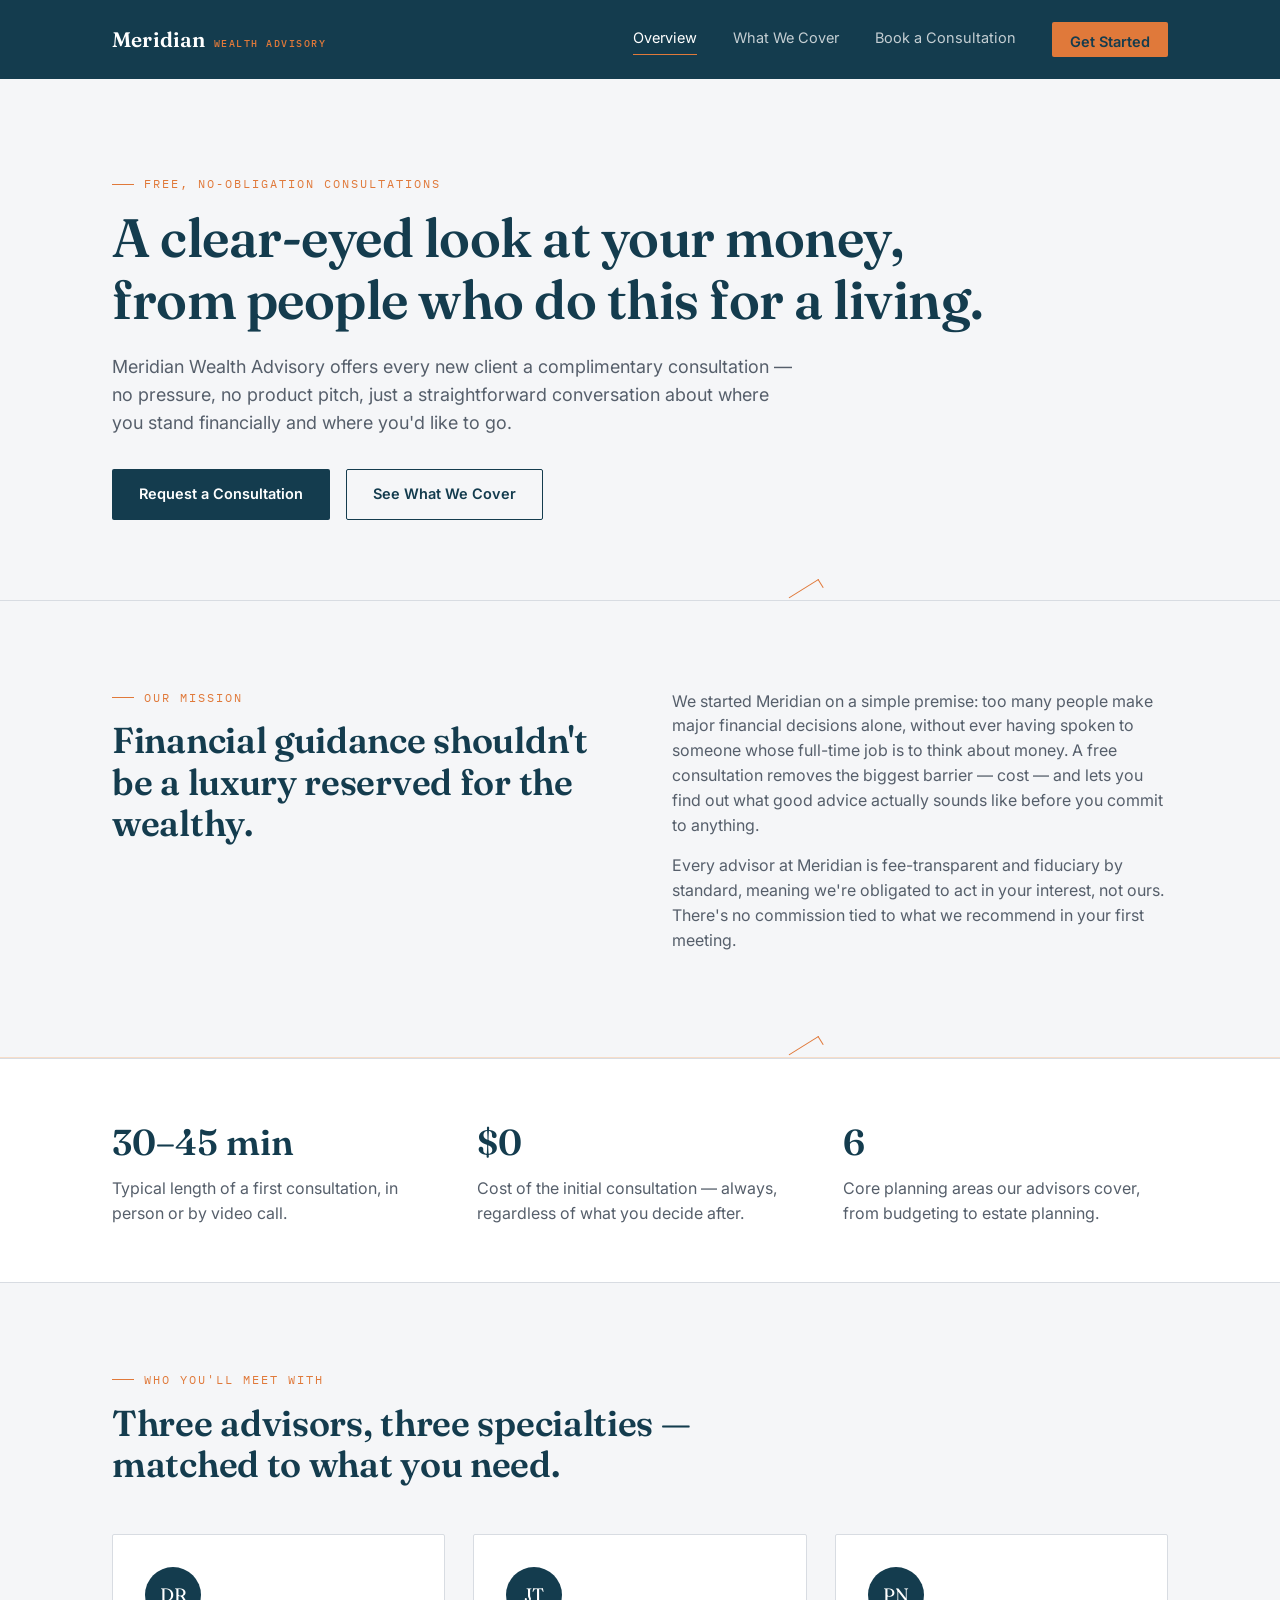
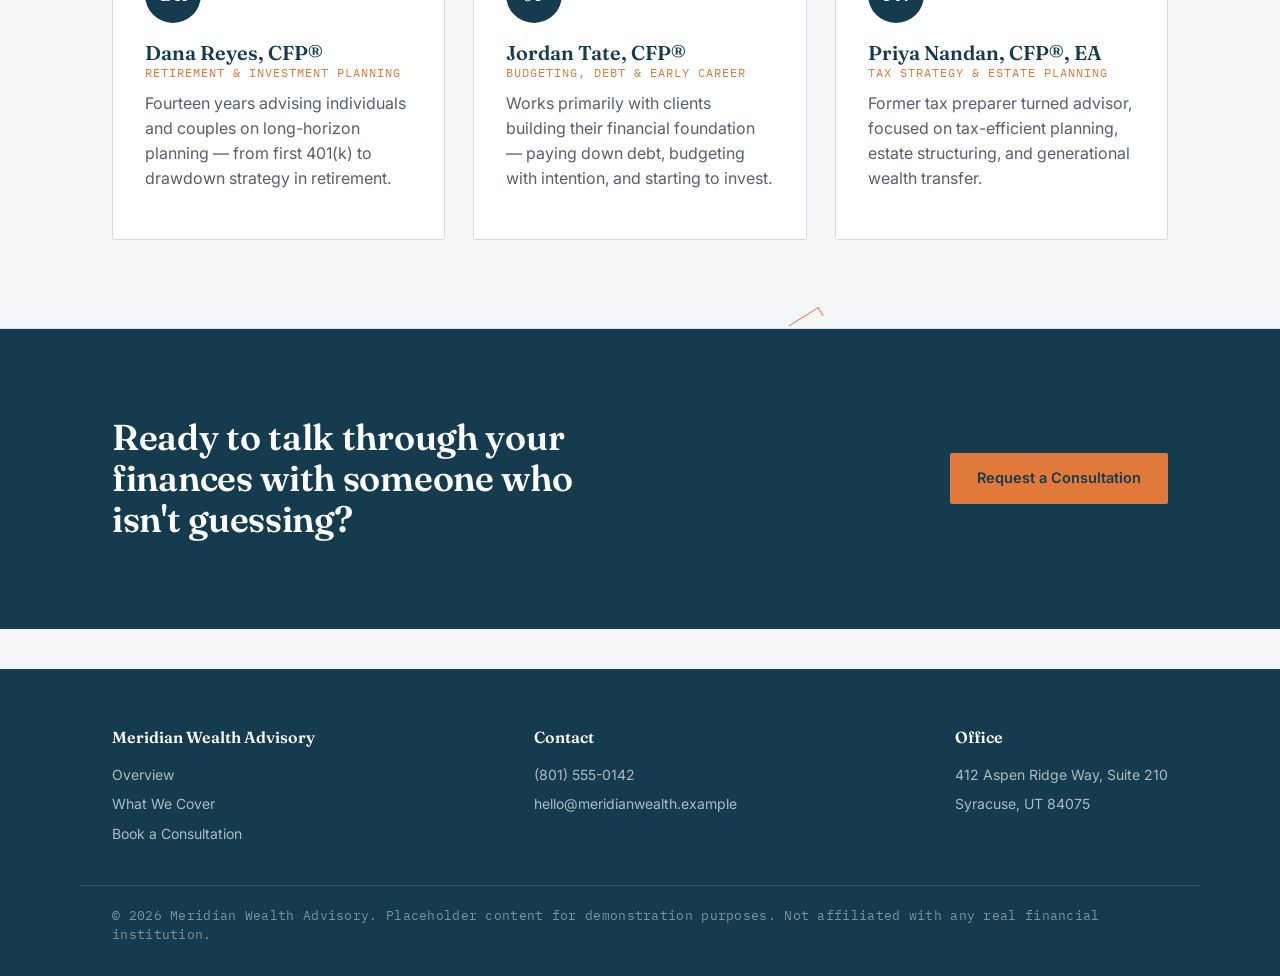
<file: final project/index.html>
<!DOCTYPE html>
<html lang="en">

<head>
  <meta charset="UTF-8">
  <meta name="viewport" content="width=device-width, initial-scale=1.0">
  <title>Meridian Wealth Advisory — Free Financial Consultations</title>
  <link rel="preconnect" href="https://fonts.googleapis.com">
  <link
    href="https://fonts.googleapis.com/css2?family=Fraunces:wght@500;600;700&family=Inter:wght@400;500;600;700&family=IBM+Plex+Mono:wght@500&display=swap"
    rel="stylesheet">
  <link rel="stylesheet" href="styles/final.css">
</head>

<body>

  <header class="site">
    <div class="nav-row">
      <a href="index.html" class="brand">Meridian <small>Wealth Advisory</small></a>
      <nav class="primary">
        <a href="index.html" class="active">Overview</a>
        <a href="services.html">What We Cover</a>
        <a href="contact.html">Book a Consultation</a>
        <a href="contact.html" class="nav-cta">Get Started</a>
      </nav>
    </div>
  </header>

  <!-- HERO -->
  <section style="padding-top:96px; padding-bottom:80px;">
    <div class="wrap">
      <p class="eyebrow">Free, No-Obligation Consultations</p>
      <h1>A clear-eyed look at your money,<br>from people who do this for a living.</h1>
      <p class="lede" style="margin-top:22px;">
        Meridian Wealth Advisory offers every new client a complimentary consultation —
        no pressure, no product pitch, just a straightforward conversation about where
        you stand financially and where you'd like to go.
      </p>
      <div style="display:flex; gap:16px; margin-top:32px; flex-wrap:wrap;">
        <a href="contact.html" class="btn btn-primary">Request a Consultation</a>
        <a href="services.html" class="btn btn-ghost">See What We Cover</a>
      </div>
    </div>
  </section>

  <div class="ledger"></div>

  <!-- MISSION -->
  <section>
    <div class="wrap" style="display:grid; grid-template-columns: 1fr 1fr; gap:64px; align-items:start;">
      <div>
        <p class="eyebrow">Our Mission</p>
        <h2>Financial guidance shouldn't be a luxury reserved for the wealthy.</h2>
      </div>
      <div>
        <p>
          We started Meridian on a simple premise: too many people make major financial
          decisions alone, without ever having spoken to someone whose full-time job is
          to think about money. A free consultation removes the biggest barrier —
          cost — and lets you find out what good advice actually sounds like before
          you commit to anything.
        </p>
        <p>
          Every advisor at Meridian is fee-transparent and fiduciary by standard,
          meaning we're obligated to act in your interest, not ours. There's no
          commission tied to what we recommend in your first meeting.
        </p>
      </div>
    </div>
  </section>

  <div class="ledger gold"></div>

  <!-- STATS STRIP -->
  <section class="tight"
    style="background:var(--paper-raised); border-top:1px solid var(--line); border-bottom:1px solid var(--line);">
    <div class="wrap" style="display:grid; grid-template-columns: repeat(3,1fr); gap:40px;">
      <div>
        <div style="font-family:var(--font-display); font-size:36px; color:var(--navy-deep); font-weight:600;">30–45 min
        </div>
        <p style="margin:6px 0 0;">Typical length of a first consultation, in person or by video call.</p>
      </div>
      <div>
        <div style="font-family:var(--font-display); font-size:36px; color:var(--navy-deep); font-weight:600;">$0</div>
        <p style="margin:6px 0 0;">Cost of the initial consultation — always, regardless of what you decide after.</p>
      </div>
      <div>
        <div style="font-family:var(--font-display); font-size:36px; color:var(--navy-deep); font-weight:600;">6</div>
        <p style="margin:6px 0 0;">Core planning areas our advisors cover, from budgeting to estate planning.</p>
      </div>
    </div>
  </section>

  <!-- WHO YOU'LL MEET -->
  <section>
    <div class="wrap">
      <div class="section-head">
        <p class="eyebrow">Who You'll Meet With</p>
        <h2>Three advisors, three specialties — matched to what you need.</h2>
      </div>

      <div style="display:grid; grid-template-columns: repeat(3, 1fr); gap:28px;">

        <div class="card">
          <div
            style="width:56px; height:56px; border-radius:50%; background:var(--navy-deep); color:#fff; display:flex; align-items:center; justify-content:center; font-family:var(--font-display); font-size:18px; margin-bottom:18px;">
            DR</div>
          <h3>Dana Reyes, CFP®</h3>
          <p
            style="font-family:var(--font-mono); font-size:11.5px; letter-spacing:1px; text-transform:uppercase; color:var(--gold); margin-bottom:10px;">
            Retirement &amp; Investment Planning</p>
          <p>Fourteen years advising individuals and couples on long-horizon planning — from first 401(k) to drawdown
            strategy in retirement.</p>
        </div>

        <div class="card">
          <div
            style="width:56px; height:56px; border-radius:50%; background:var(--navy-deep); color:#fff; display:flex; align-items:center; justify-content:center; font-family:var(--font-display); font-size:18px; margin-bottom:18px;">
            JT</div>
          <h3>Jordan Tate, CFP®</h3>
          <p
            style="font-family:var(--font-mono); font-size:11.5px; letter-spacing:1px; text-transform:uppercase; color:var(--gold); margin-bottom:10px;">
            Budgeting, Debt &amp; Early Career</p>
          <p>Works primarily with clients building their financial foundation — paying down debt, budgeting with
            intention, and starting to invest.</p>
        </div>

        <div class="card">
          <div
            style="width:56px; height:56px; border-radius:50%; background:var(--navy-deep); color:#fff; display:flex; align-items:center; justify-content:center; font-family:var(--font-display); font-size:18px; margin-bottom:18px;">
            PN</div>
          <h3>Priya Nandan, CFP®, EA</h3>
          <p
            style="font-family:var(--font-mono); font-size:11.5px; letter-spacing:1px; text-transform:uppercase; color:var(--gold); margin-bottom:10px;">
            Tax Strategy &amp; Estate Planning</p>
          <p>Former tax preparer turned advisor, focused on tax-efficient planning, estate structuring, and generational
            wealth transfer.</p>
        </div>

      </div>
    </div>
  </section>

  <div class="ledger"></div>

  <!-- CTA BAND -->
  <section style="background:var(--navy-deep); color:#fff;">
    <div class="wrap"
      style="display:flex; justify-content:space-between; align-items:center; flex-wrap:wrap; gap:24px;">
      <div>
        <h2 style="color:#fff; max-width:520px;">Ready to talk through your finances with someone who isn't guessing?
        </h2>
      </div>
      <a href="contact.html" class="btn btn-gold">Request a Consultation</a>
    </div>
  </section>

  <footer class="site">
    <div class="wrap">
      <div>
        <h4>Meridian Wealth Advisory</h4>
        <a href="index.html">Overview</a>
        <a href="services.html">What We Cover</a>
        <a href="contact.html">Book a Consultation</a>
      </div>
      <div>
        <h4>Contact</h4>
        <a href="tel:+18015550142">(801) 555-0142</a>
        <a href="mailto:hello@meridianwealth.example">hello@meridianwealth.example</a>
      </div>
      <div>
        <h4>Office</h4>
        <a href="#">412 Aspen Ridge Way, Suite 210</a>
        <a href="#">Syracuse, UT 84075</a>
      </div>
    </div>
    <div class="foot-bottom wrap">
      © 2026 Meridian Wealth Advisory. Placeholder content for demonstration purposes. Not affiliated with any real
      financial institution.
    </div>
  </footer>

</body>

</html>
</file>
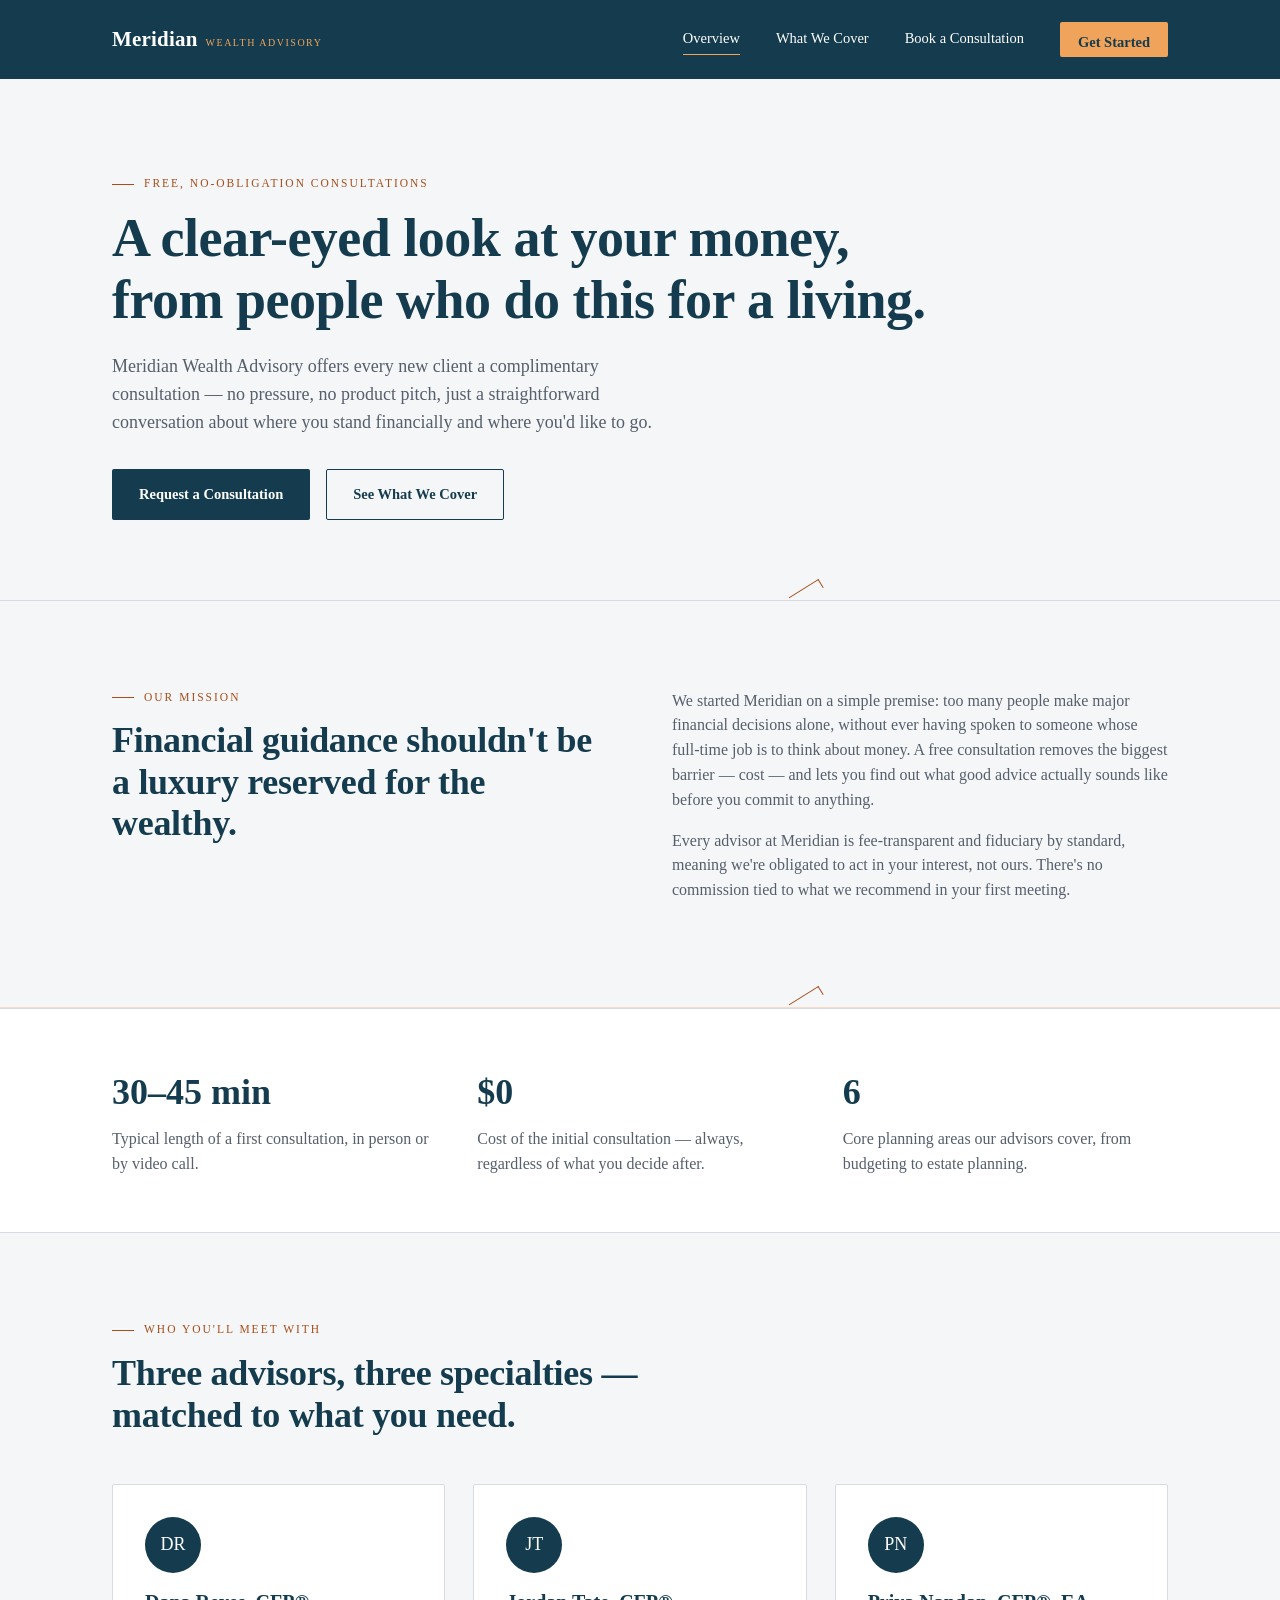
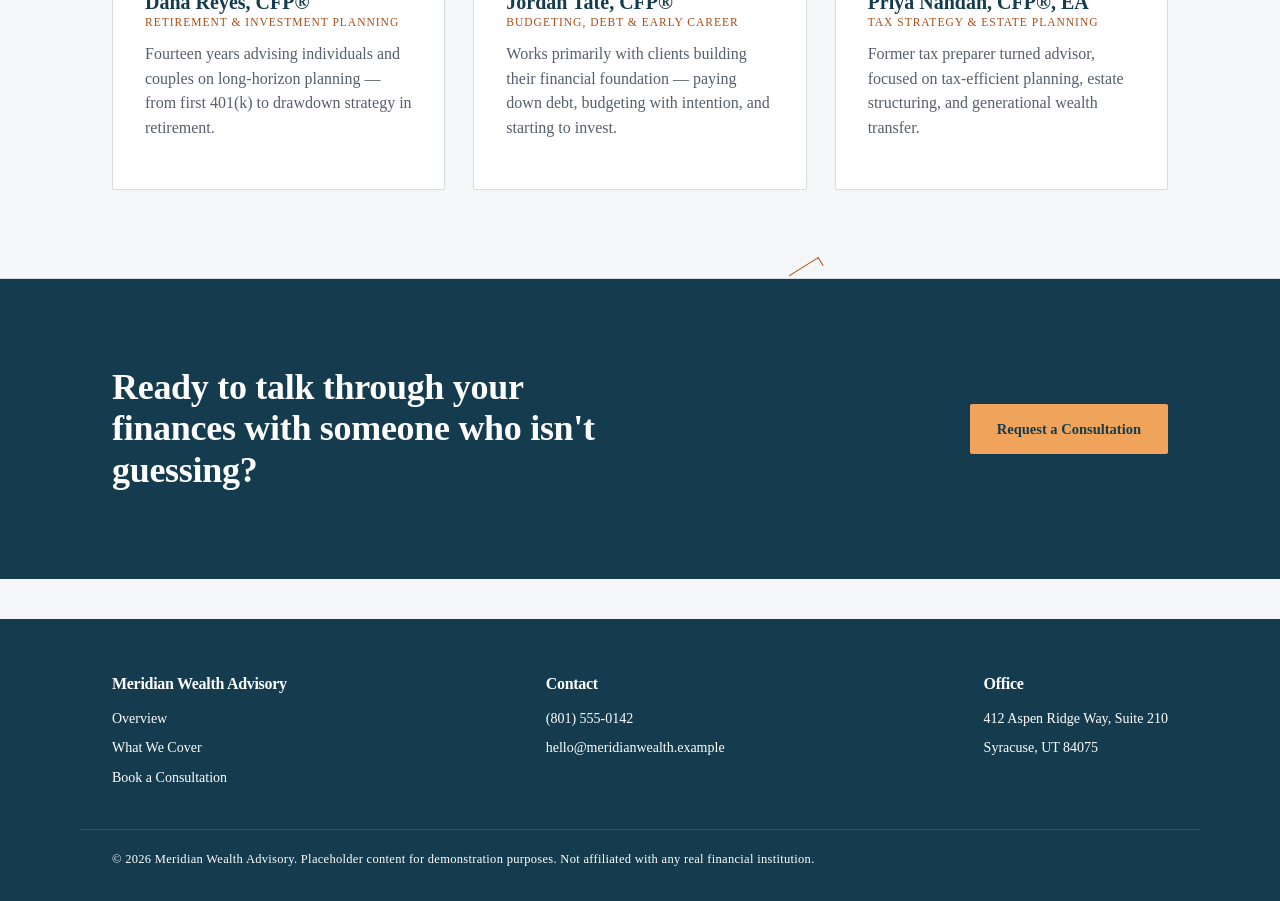
<file: final_project/index.html>
<!DOCTYPE html>
<html lang="en">

<head>
  <meta charset="UTF-8">
  <meta name="viewport" content="width=device-width, initial-scale=1.0">
  <title>Meridian Wealth Advisory — Free Financial Consultations</title>
  <meta name="description"
    content="Meridian Wealth Advisory offers free, no-obligation financial consultations covering budgeting, investing, retirement, and estate planning.">
  <meta name="author" content="Caleb J. Erickson">
  <link rel="icon" type="image/png" href="images/favicon.png">
  <meta property="og:title" content="Meridian Wealth Advisory — Free Consultations">
  <meta property="og:description"
    content="Get a free, no-pressure consultation with a fee-transparent, fiduciary financial advisor at Meridian Wealth Advisory.">
  <meta property="og:image" content="https://redtoned.github.io/wdd231/final_project/images/favicon.svg">
  <meta property="og:url" content="https://redtoned.github.io/wdd231/final_project/index.html">
  <link rel="preconnect" href="https://fonts.googleapis.com">
  <link rel="preconnect" href="https://fonts.gstatic.com" crossorigin>
  <link
    href="https://fonts.googleapis.com/css2?family=Fraunces:wght@500;600;700&family=Inter:wght@400;500;600;700&family=IBM+Plex+Mono:wght@500&display=swap"
    rel="stylesheet">

  <link rel="stylesheet" href="styles/final.css">
  <link rel="stylesheet" href="styles/mobile.css">

  <script src="scripts/script.js" defer></script>
</head>

<body>

  <header class="site">
    <div class="nav-row">
      <a href="index.html" class="brand">Meridian <small>Wealth Advisory</small></a>
      <button class="nav-toggle" id="nav-toggle" aria-label="Toggle navigation menu" aria-expanded="false"
        aria-controls="primary-nav">
        <span></span>
        <span></span>
        <span></span>
      </button>
      <nav class="primary" id="primary-nav">
        <a href="index.html" class="active">Overview</a>
        <a href="services.html">What We Cover</a>
        <a href="contact.html">Book a Consultation</a>
        <a href="contact.html" class="nav-cta">Get Started</a>
      </nav>
    </div>
  </header>

  <main>

    <section class="hero-section">
      <div class="wrap">
        <p class="eyebrow">Free, No-Obligation Consultations</p>
        <h1>A clear-eyed look at your money,<br>from people who do this for a living.</h1>
        <p class="lede mt-22">
          Meridian Wealth Advisory offers every new client a complimentary consultation —
          no pressure, no product pitch, just a straightforward conversation about where
          you stand financially and where you'd like to go.
        </p>
        <div class="hero-actions">
          <a href="contact.html" class="action-button action-button-primary">Request a Consultation</a>
          <a href="services.html" class="action-button action-button-ghost">See What We Cover</a>
        </div>
      </div>
    </section>

    <div class="ledger"></div>

    <section>
      <div class="wrap mission-grid">
        <div>
          <p class="eyebrow">Our Mission</p>
          <h2>Financial guidance shouldn't be a luxury reserved for the wealthy.</h2>
        </div>
        <div>
          <p>
            We started Meridian on a simple premise: too many people make major financial
            decisions alone, without ever having spoken to someone whose full-time job is
            to think about money. A free consultation removes the biggest barrier —
            cost — and lets you find out what good advice actually sounds like before
            you commit to anything.
          </p>
          <p>
            Every advisor at Meridian is fee-transparent and fiduciary by standard,
            meaning we're obligated to act in your interest, not ours. There's no
            commission tied to what we recommend in your first meeting.
          </p>
        </div>
      </div>
    </section>

    <div class="ledger gold"></div>

    <section class="tight raised-band">
      <h2 class="sr-only">Consultation at a Glance</h2>
      <div class="wrap stats-grid">
        <div>
          <div class="stat-value">30–45 min</div>
          <p class="stat-caption">Typical length of a first consultation, in person or by video call.</p>
        </div>
        <div>
          <div class="stat-value">$0</div>
          <p class="stat-caption">Cost of the initial consultation — always, regardless of what you decide after.</p>
        </div>
        <div>
          <div class="stat-value">6</div>
          <p class="stat-caption">Core planning areas our advisors cover, from budgeting to estate planning.</p>
        </div>
      </div>
    </section>

    <section>
      <div class="wrap">
        <div class="section-head">
          <p class="eyebrow">Who You'll Meet With</p>
          <h2>Three advisors, three specialties — matched to what you need.</h2>
        </div>

        <div class="advisors-grid">

          <div class="card">
            <div class="advisor-avatar">DR</div>
            <h3>Dana Reyes, CFP®</h3>
            <p class="advisor-role">Retirement &amp; Investment Planning</p>
            <p>Fourteen years advising individuals and couples on long-horizon planning — from first 401(k) to drawdown
              strategy in retirement.</p>
          </div>

          <div class="card">
            <div class="advisor-avatar">JT</div>
            <h3>Jordan Tate, CFP®</h3>
            <p class="advisor-role">Budgeting, Debt &amp; Early Career</p>
            <p>Works primarily with clients building their financial foundation — paying down debt, budgeting with
              intention, and starting to invest.</p>
          </div>

          <div class="card">
            <div class="advisor-avatar">PN</div>
            <h3>Priya Nandan, CFP®, EA</h3>
            <p class="advisor-role">Tax Strategy &amp; Estate Planning</p>
            <p>Former tax preparer turned advisor, focused on tax-efficient planning, estate structuring, and
              generational
              wealth transfer.</p>
          </div>

        </div>
      </div>
    </section>

    <div class="ledger"></div>

    <section class="cta-band">
      <div class="wrap cta-row">
        <div>
          <h2 class="cta-heading">Ready to talk through your finances with someone who isn't guessing?
          </h2>
        </div>
        <a href="contact.html" class="action-button action-button-gold">Request a Consultation</a>
      </div>
    </section>

  </main>

  <footer class="site">
    <div class="wrap">
      <div>
        <h2>Meridian Wealth Advisory</h2>
        <a href="index.html">Overview</a>
        <a href="services.html">What We Cover</a>
        <a href="contact.html">Book a Consultation</a>
      </div>
      <div>
        <h2>Contact</h2>
        <a href="tel:+18015550142">(801) 555-0142</a>
        <a href="mailto:hello@meridianwealth.example">hello@meridianwealth.example</a>
      </div>
      <div>
        <h2>Office</h2>
        <a href="#">412 Aspen Ridge Way, Suite 210</a>
        <a href="#">Syracuse, UT 84075</a>
      </div>
    </div>
    <div class="foot-bottom wrap">
      © 2026 Meridian Wealth Advisory. Placeholder content for demonstration purposes. Not affiliated with any real
      financial institution.
    </div>
  </footer>

</body>

</html>
</file>
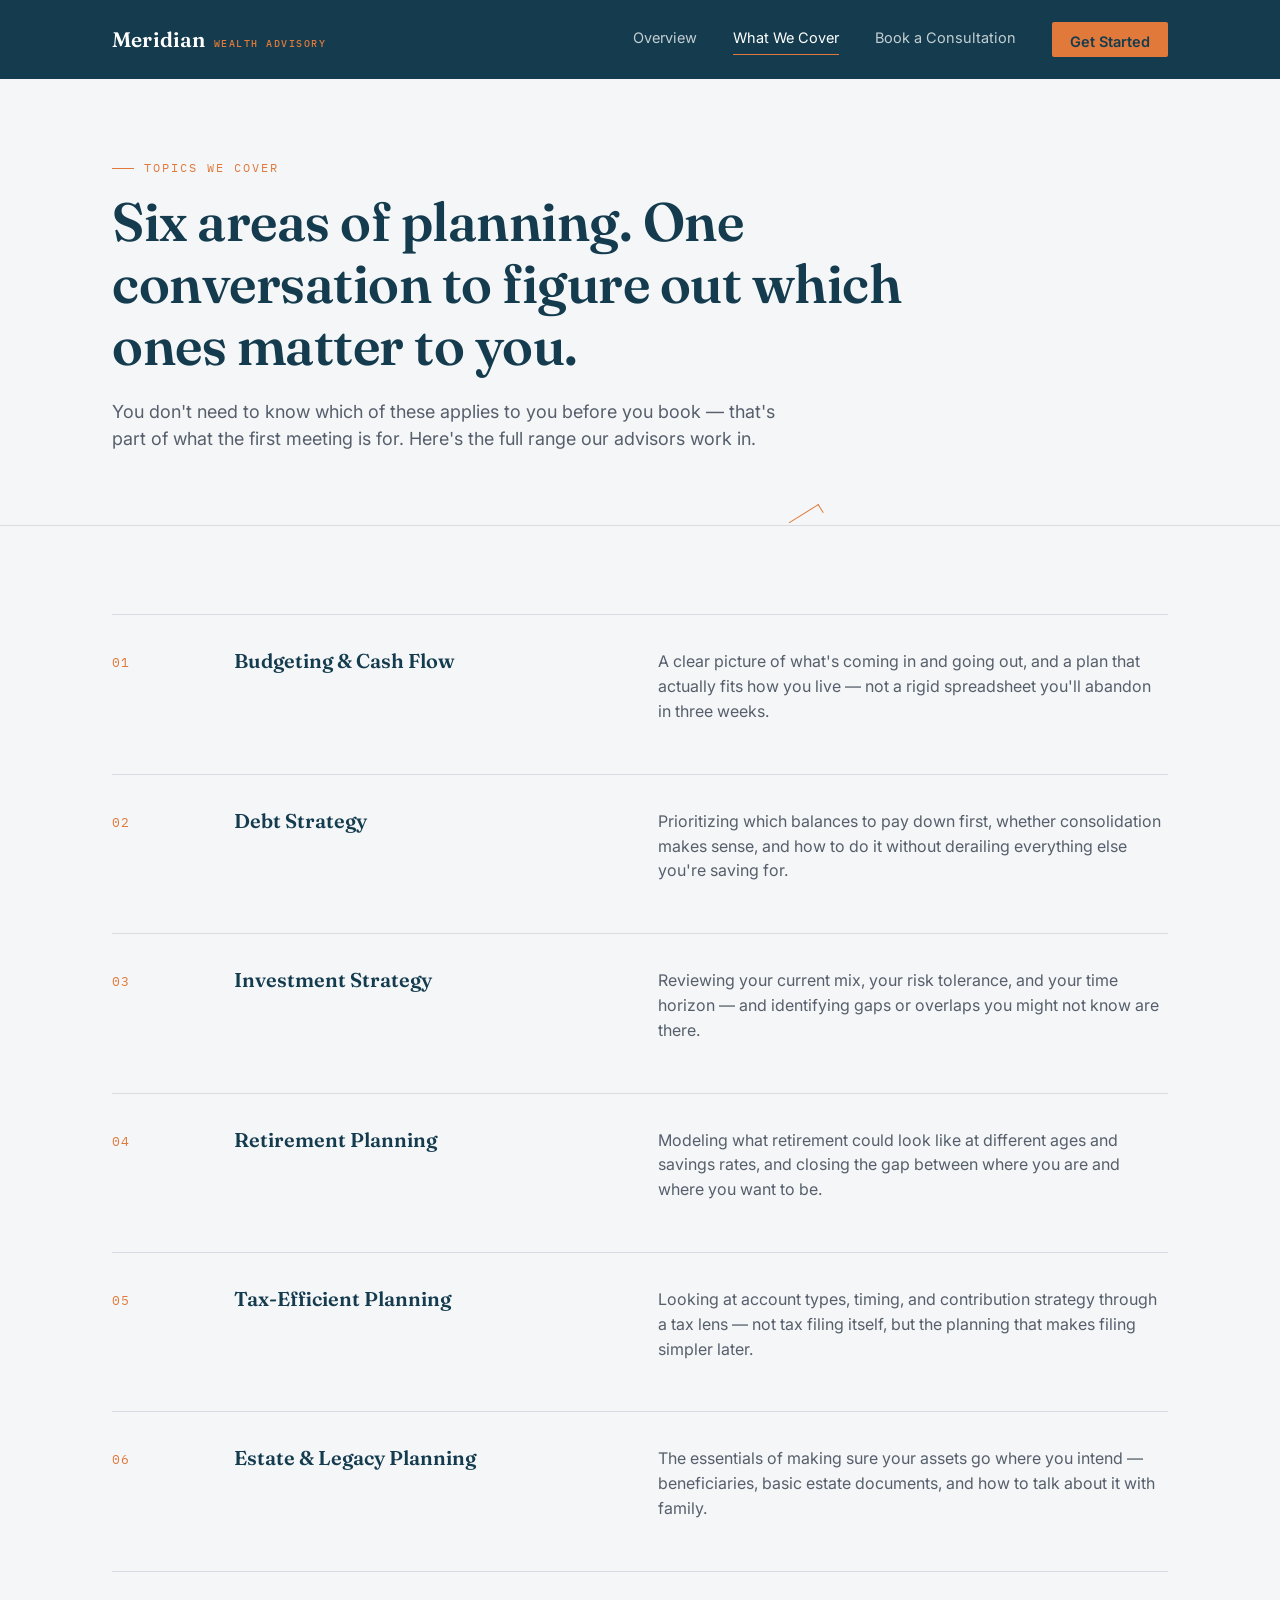
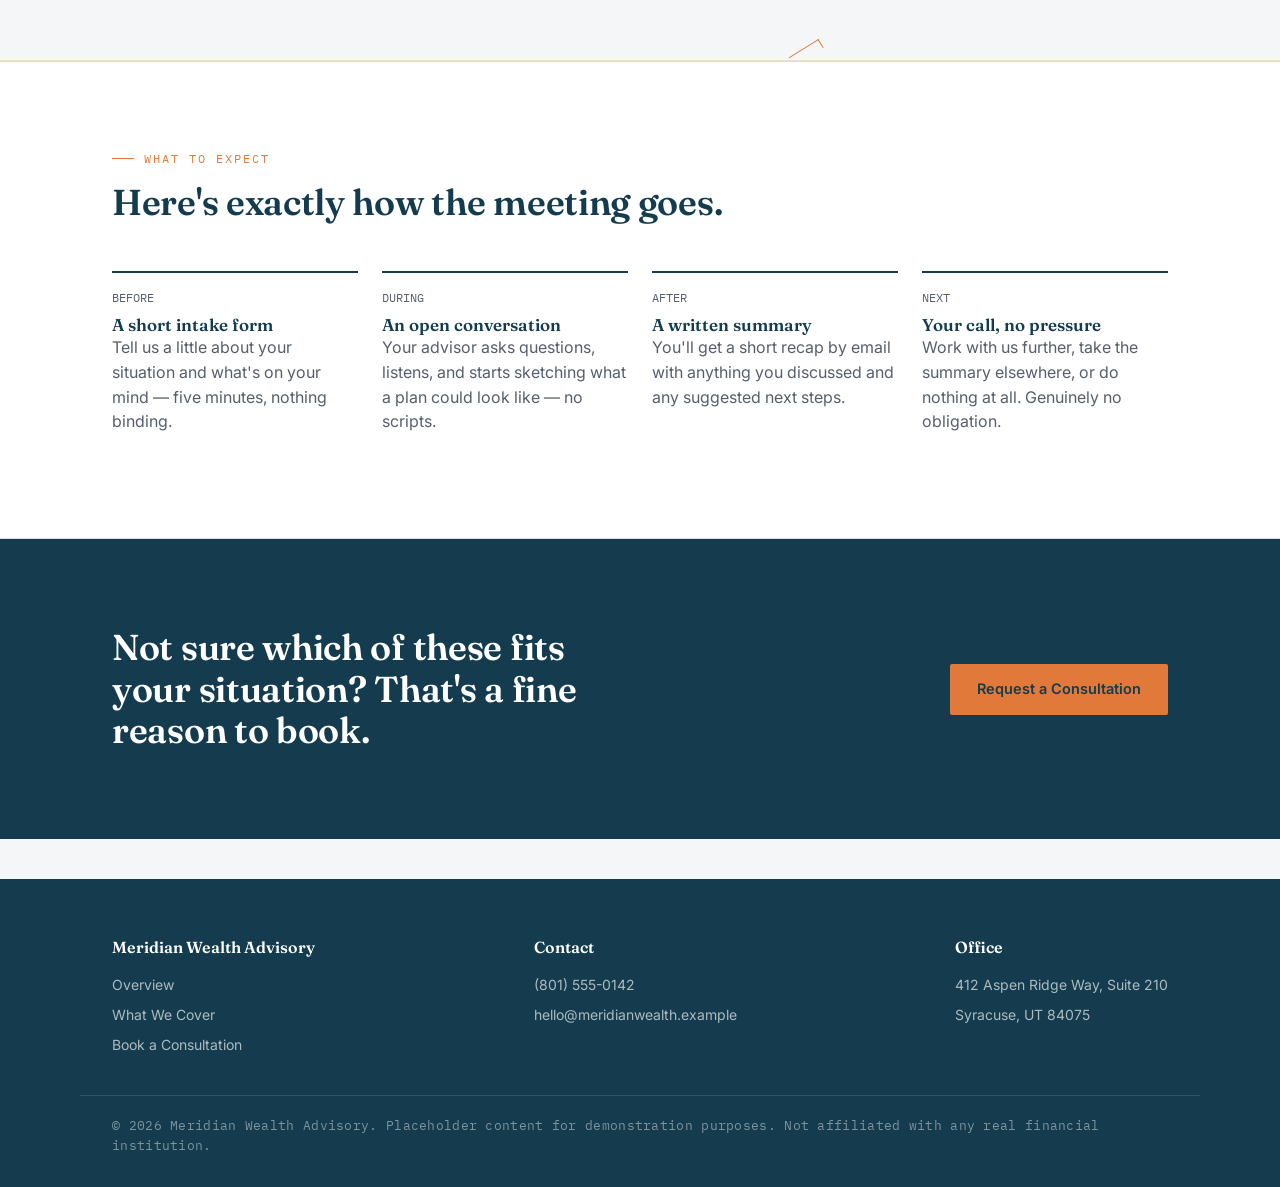
<file: final project/services.html>
<!DOCTYPE html>
<html lang="en">

<head>
  <meta charset="UTF-8">
  <meta name="viewport" content="width=device-width, initial-scale=1.0">
  <title>What We Cover — Meridian Wealth Advisory</title>
  <link rel="preconnect" href="https://fonts.googleapis.com">
  <link
    href="https://fonts.googleapis.com/css2?family=Fraunces:wght@500;600;700&family=Inter:wght@400;500;600;700&family=IBM+Plex+Mono:wght@500&display=swap"
    rel="stylesheet">
  <link rel="stylesheet" href="styles/final.css">
  <style>
    .topic-list {
      display: flex;
      flex-direction: column;
    }

    .topic-row {
      display: grid;
      grid-template-columns: 90px 1fr 1.3fr;
      gap: 32px;
      padding: 34px 0;
      border-top: 1px solid var(--line);
      align-items: start;
    }

    .topic-row:last-child {
      border-bottom: 1px solid var(--line);
    }

    .topic-num {
      font-family: var(--font-mono);
      font-size: 13px;
      color: var(--gold);
      letter-spacing: 1px;
      padding-top: 4px;
    }

    .expect-grid {
      display: grid;
      grid-template-columns: repeat(4, 1fr);
      gap: 24px;
    }

    .expect-step {
      border-top: 2px solid var(--navy-deep);
      padding-top: 16px;
    }

    @media (max-width: 860px) {
      .topic-row {
        grid-template-columns: 50px 1fr;
      }

      .topic-row>div:nth-child(3) {
        grid-column: 1 / -1;
      }

      .expect-grid {
        grid-template-columns: 1fr 1fr;
      }
    }
  </style>
</head>

<body>

  <header class="site">
    <div class="nav-row">
      <a href="index.html" class="brand">Meridian <small>Wealth Advisory</small></a>
      <nav class="primary">
        <a href="index.html">Overview</a>
        <a href="services.html" class="active">What We Cover</a>
        <a href="contact.html">Book a Consultation</a>
        <a href="contact.html" class="nav-cta">Get Started</a>
      </nav>
    </div>
  </header>

  <section style="padding-top:80px; padding-bottom:56px;">
    <div class="wrap">
      <p class="eyebrow">Topics We Cover</p>
      <h1 style="max-width:820px;">Six areas of planning. One conversation to figure out which ones matter to you.</h1>
      <p class="lede" style="margin-top:20px;">
        You don't need to know which of these applies to you before you book —
        that's part of what the first meeting is for. Here's the full range our
        advisors work in.
      </p>
    </div>
  </section>

  <div class="ledger"></div>

  <!-- TOPIC LIST -->
  <section>
    <div class="wrap topic-list">

      <div class="topic-row">
        <div class="topic-num">01</div>
        <div>
          <h3>Budgeting &amp; Cash Flow</h3>
        </div>
        <div>
          <p>A clear picture of what's coming in and going out, and a plan that
            actually fits how you live — not a rigid spreadsheet you'll abandon in
            three weeks.</p>
        </div>
      </div>

      <div class="topic-row">
        <div class="topic-num">02</div>
        <div>
          <h3>Debt Strategy</h3>
        </div>
        <div>
          <p>Prioritizing which balances to pay down first, whether
            consolidation makes sense, and how to do it without derailing everything
            else you're saving for.</p>
        </div>
      </div>

      <div class="topic-row">
        <div class="topic-num">03</div>
        <div>
          <h3>Investment Strategy</h3>
        </div>
        <div>
          <p>Reviewing your current mix, your risk tolerance, and your time
            horizon — and identifying gaps or overlaps you might not know are
            there.</p>
        </div>
      </div>

      <div class="topic-row">
        <div class="topic-num">04</div>
        <div>
          <h3>Retirement Planning</h3>
        </div>
        <div>
          <p>Modeling what retirement could look like at different ages and
            savings rates, and closing the gap between where you are and where you
            want to be.</p>
        </div>
      </div>

      <div class="topic-row">
        <div class="topic-num">05</div>
        <div>
          <h3>Tax-Efficient Planning</h3>
        </div>
        <div>
          <p>Looking at account types, timing, and contribution strategy
            through a tax lens — not tax filing itself, but the planning that makes
            filing simpler later.</p>
        </div>
      </div>

      <div class="topic-row">
        <div class="topic-num">06</div>
        <div>
          <h3>Estate &amp; Legacy Planning</h3>
        </div>
        <div>
          <p>The essentials of making sure your assets go where you intend —
            beneficiaries, basic estate documents, and how to talk about it with
            family.</p>
        </div>
      </div>

    </div>
  </section>

  <div class="ledger gold"></div>

  <!-- WHAT TO EXPECT -->
  <section
    style="background:var(--paper-raised); border-top:1px solid var(--line); border-bottom:1px solid var(--line);">
    <div class="wrap">
      <div class="section-head">
        <p class="eyebrow">What To Expect</p>
        <h2>Here's exactly how the meeting goes.</h2>
      </div>

      <div class="expect-grid">
        <div class="expect-step">
          <p style="font-family:var(--font-mono); font-size:12px; color:var(--ink-soft); margin-bottom:8px;">BEFORE</p>
          <h3 style="font-size:17px;">A short intake form</h3>
          <p>Tell us a little about your situation and what's on your mind — five minutes, nothing binding.</p>
        </div>
        <div class="expect-step">
          <p style="font-family:var(--font-mono); font-size:12px; color:var(--ink-soft); margin-bottom:8px;">DURING</p>
          <h3 style="font-size:17px;">An open conversation</h3>
          <p>Your advisor asks questions, listens, and starts sketching what a plan could look like — no scripts.</p>
        </div>
        <div class="expect-step">
          <p style="font-family:var(--font-mono); font-size:12px; color:var(--ink-soft); margin-bottom:8px;">AFTER</p>
          <h3 style="font-size:17px;">A written summary</h3>
          <p>You'll get a short recap by email with anything you discussed and any suggested next steps.</p>
        </div>
        <div class="expect-step">
          <p style="font-family:var(--font-mono); font-size:12px; color:var(--ink-soft); margin-bottom:8px;">NEXT</p>
          <h3 style="font-size:17px;">Your call, no pressure</h3>
          <p>Work with us further, take the summary elsewhere, or do nothing at all. Genuinely no obligation.</p>
        </div>
      </div>
    </div>
  </section>

  <!-- CTA BAND -->
  <section style="background:var(--navy-deep); color:#fff;">
    <div class="wrap"
      style="display:flex; justify-content:space-between; align-items:center; flex-wrap:wrap; gap:24px;">
      <div>
        <h2 style="color:#fff; max-width:520px;">Not sure which of these fits your situation? That's a fine reason to
          book.</h2>
      </div>
      <a href="contact.html" class="btn btn-gold">Request a Consultation</a>
    </div>
  </section>

  <footer class="site">
    <div class="wrap">
      <div>
        <h4>Meridian Wealth Advisory</h4>
        <a href="index.html">Overview</a>
        <a href="services.html">What We Cover</a>
        <a href="contact.html">Book a Consultation</a>
      </div>
      <div>
        <h4>Contact</h4>
        <a href="tel:+18015550142">(801) 555-0142</a>
        <a href="mailto:hello@meridianwealth.example">hello@meridianwealth.example</a>
      </div>
      <div>
        <h4>Office</h4>
        <a href="#">412 Aspen Ridge Way, Suite 210</a>
        <a href="#">Syracuse, UT 84075</a>
      </div>
    </div>
    <div class="foot-bottom wrap">
      © 2026 Meridian Wealth Advisory. Placeholder content for demonstration purposes. Not affiliated with any real
      financial institution.
    </div>
  </footer>

</body>

</html>
</file>
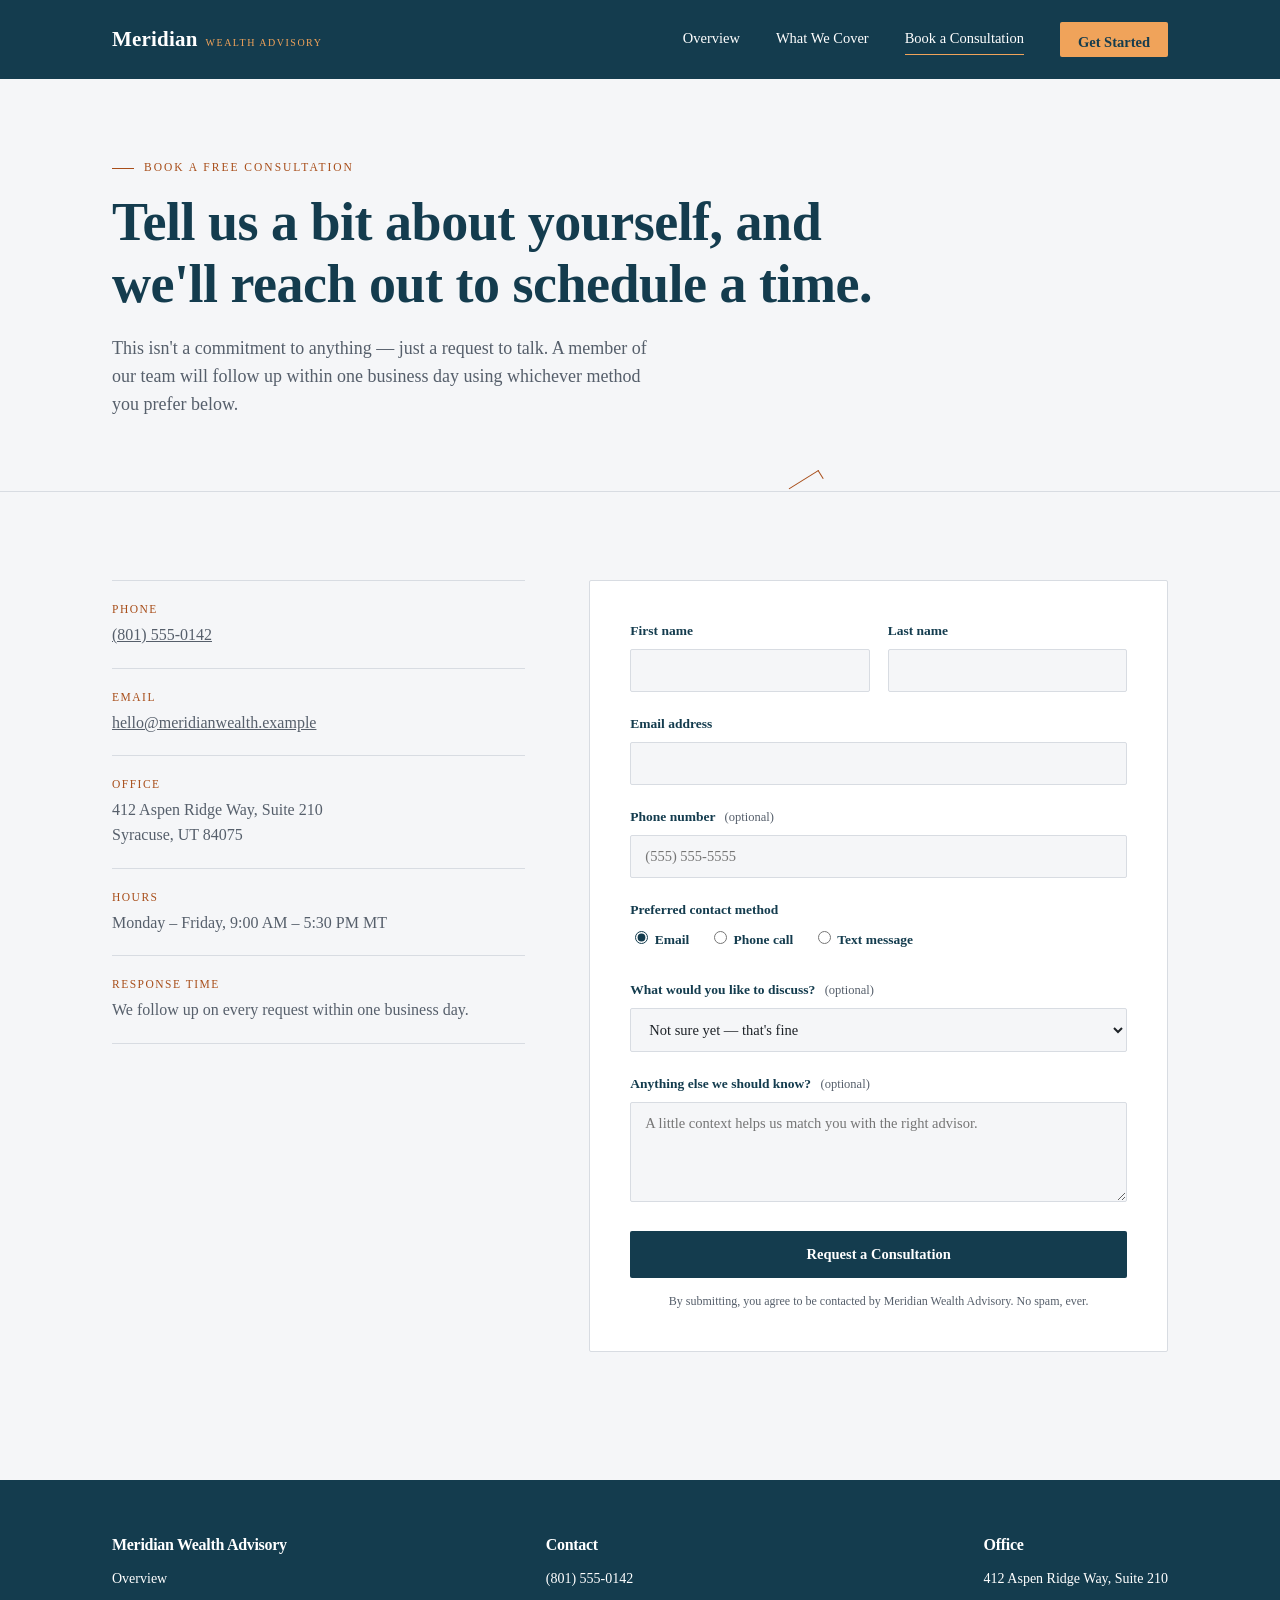
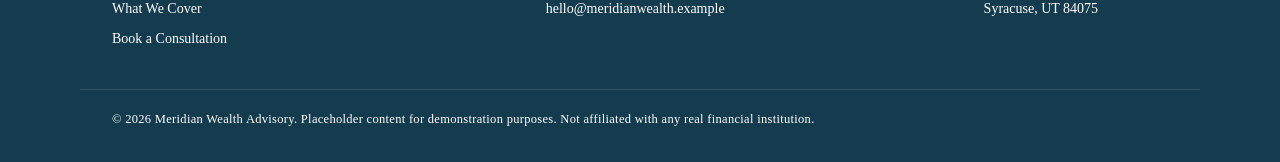
<file: final_project/contact.html>
<!DOCTYPE html>
<html lang="en">

<head>
  <meta charset="UTF-8">
  <meta name="viewport" content="width=device-width, initial-scale=1.0">
  <title>Book a Consultation — Meridian Wealth Advisory</title>
  <meta name="description"
    content="Request a free consultation with Meridian Wealth Advisory and tell us how you'd like our team to follow up.">
  <meta name="author" content="Caleb J. Erickson">
  <link rel="icon" type="image/png" href="images/favicon.png">
  <meta property="og:title" content="Book a Free Consultation — Meridian Wealth">
  <meta property="og:description"
    content="Book a free, no-obligation consultation with Meridian Wealth Advisory — we'll follow up within one business day.">
  <meta property="og:image" content="https://redtoned.github.io/wdd231/final_project/images/favicon.svg">
  <meta property="og:url" content="https://redtoned.github.io/wdd231/final_project/contact.html">

  <link rel="preconnect" href="https://fonts.googleapis.com">
  <link rel="preconnect" href="https://fonts.gstatic.com" crossorigin>
  <link
    href="https://fonts.googleapis.com/css2?family=Fraunces:wght@500;600;700&family=Inter:wght@400;500;600;700&family=IBM+Plex+Mono:wght@500&display=swap"
    rel="stylesheet">

  <link rel="stylesheet" href="styles/final.css">
  <link rel="stylesheet" href="styles/mobile.css">

  <script src="scripts/script.js" defer></script>
</head>

<body>

  <header class="site">
    <div class="nav-row">
      <a href="index.html" class="brand">Meridian <small>Wealth Advisory</small></a>
      <button class="nav-toggle" id="nav-toggle" aria-label="Toggle navigation menu" aria-expanded="false"
        aria-controls="primary-nav">
        <span></span>
        <span></span>
        <span></span>
      </button>
      <nav class="primary" id="primary-nav">
        <a href="index.html">Overview</a>
        <a href="services.html">What We Cover</a>
        <a href="contact.html" class="active">Book a Consultation</a>
        <a href="contact.html" class="nav-cta">Get Started</a>
      </nav>
    </div>
  </header>

  <main>

    <section class="page-intro">
      <div class="wrap">
        <p class="eyebrow">Book a Free Consultation</p>
        <h1 class="max-w-760">Tell us a bit about yourself, and we'll reach out to schedule a time.</h1>
        <p class="lede mt-20">
          This isn't a commitment to anything — just a request to talk. A member of
          our team will follow up within one business day using whichever method
          you prefer below.
        </p>
      </div>
    </section>

    <div class="ledger"></div>

    <section>
      <h2 class="sr-only">Consultation Contact Form</h2>
      <div class="wrap contact-grid">

        <div>
          <div class="info-item">
            <div class="info-label">Phone</div>
            <p><a href="tel:+18015550142">(801) 555-0142</a></p>
          </div>
          <div class="info-item">
            <div class="info-label">Email</div>
            <p><a href="mailto:hello@meridianwealth.example">hello@meridianwealth.example</a></p>
          </div>
          <div class="info-item">
            <div class="info-label">Office</div>
            <p>412 Aspen Ridge Way, Suite 210<br>Syracuse, UT 84075</p>
          </div>
          <div class="info-item">
            <div class="info-label">Hours</div>
            <p>Monday – Friday, 9:00 AM – 5:30 PM MT</p>
          </div>
          <div class="info-item">
            <div class="info-label">Response Time</div>
            <p>We follow up on every request within one business day.</p>
          </div>
        </div>

        <div>
          <form id="consult-form" novalidate>

            <div class="field-row">
              <div class="field" id="field-firstname">
                <label for="firstname">First name</label>
                <input type="text" id="firstname" name="firstname" autocomplete="given-name">
                <div class="error-msg">Enter your first name.</div>
              </div>
              <div class="field" id="field-lastname">
                <label for="lastname">Last name</label>
                <input type="text" id="lastname" name="lastname" autocomplete="family-name">
                <div class="error-msg">Enter your last name.</div>
              </div>
            </div>

            <div class="field" id="field-email">
              <label for="email">Email address</label>
              <input type="email" id="email" name="email" autocomplete="email">
              <div class="error-msg">Enter a valid email address.</div>
            </div>

            <div class="field" id="field-phone">
              <label for="phone">Phone number <span class="hint">(optional)</span></label>
              <input type="tel" id="phone" name="phone" autocomplete="tel" placeholder="(555) 555-5555">
              <div class="error-msg">Enter a valid phone number.</div>
            </div>

            <div class="field" id="field-contact-method">
              <label>Preferred contact method</label>
              <div class="radio-group">
                <label class="radio-option"><input type="radio" name="contact-method" value="email" checked>
                  Email</label>
                <label class="radio-option"><input type="radio" name="contact-method" value="phone"> Phone call</label>
                <label class="radio-option"><input type="radio" name="contact-method" value="text"> Text message</label>
              </div>
            </div>

            <div class="field" id="field-topic">
              <label for="topic">What would you like to discuss? <span class="hint">(optional)</span></label>
              <select id="topic" name="topic">
                <option value="">Not sure yet — that's fine</option>
                <option value="budgeting">Budgeting &amp; Cash Flow</option>
                <option value="debt">Debt Strategy</option>
                <option value="investment">Investment Strategy</option>
                <option value="retirement">Retirement Planning</option>
                <option value="tax">Tax-Efficient Planning</option>
                <option value="estate">Estate &amp; Legacy Planning</option>
              </select>
            </div>

            <div class="field" id="field-message">
              <label for="message">Anything else we should know? <span class="hint">(optional)</span></label>
              <textarea id="message" name="message"
                placeholder="A little context helps us match you with the right advisor."></textarea>
            </div>

            <button type="submit" class="action-button action-button-primary action-button-block">
              Request a Consultation
            </button>
            <p class="form-disclaimer">
              By submitting, you agree to be contacted by Meridian Wealth Advisory. No spam, ever.
            </p>
          </form>

          <div id="success-panel">
            <h2>Request received.</h2>
            <p>
              Thanks — a member of our team will reach out within one business day
              using the contact method you selected.
            </p>
          </div>
        </div>

      </div>
    </section>

  </main>

  <footer class="site">
    <div class="wrap">
      <div>
        <h2>Meridian Wealth Advisory</h2>
        <a href="index.html">Overview</a>
        <a href="services.html">What We Cover</a>
        <a href="contact.html">Book a Consultation</a>
      </div>
      <div>
        <h2>Contact</h2>
        <a href="tel:+18015550142">(801) 555-0142</a>
        <a href="mailto:hello@meridianwealth.example">hello@meridianwealth.example</a>
      </div>
      <div>
        <h2>Office</h2>
        <a href="#">412 Aspen Ridge Way, Suite 210</a>
        <a href="#">Syracuse, UT 84075</a>
      </div>
    </div>
    <div class="foot-bottom wrap">
      © 2026 Meridian Wealth Advisory. Placeholder content for demonstration purposes. Not affiliated with any real
      financial institution.
    </div>
  </footer>

  <script src="scripts/script.js"></script>
</body>

</html>
</file>
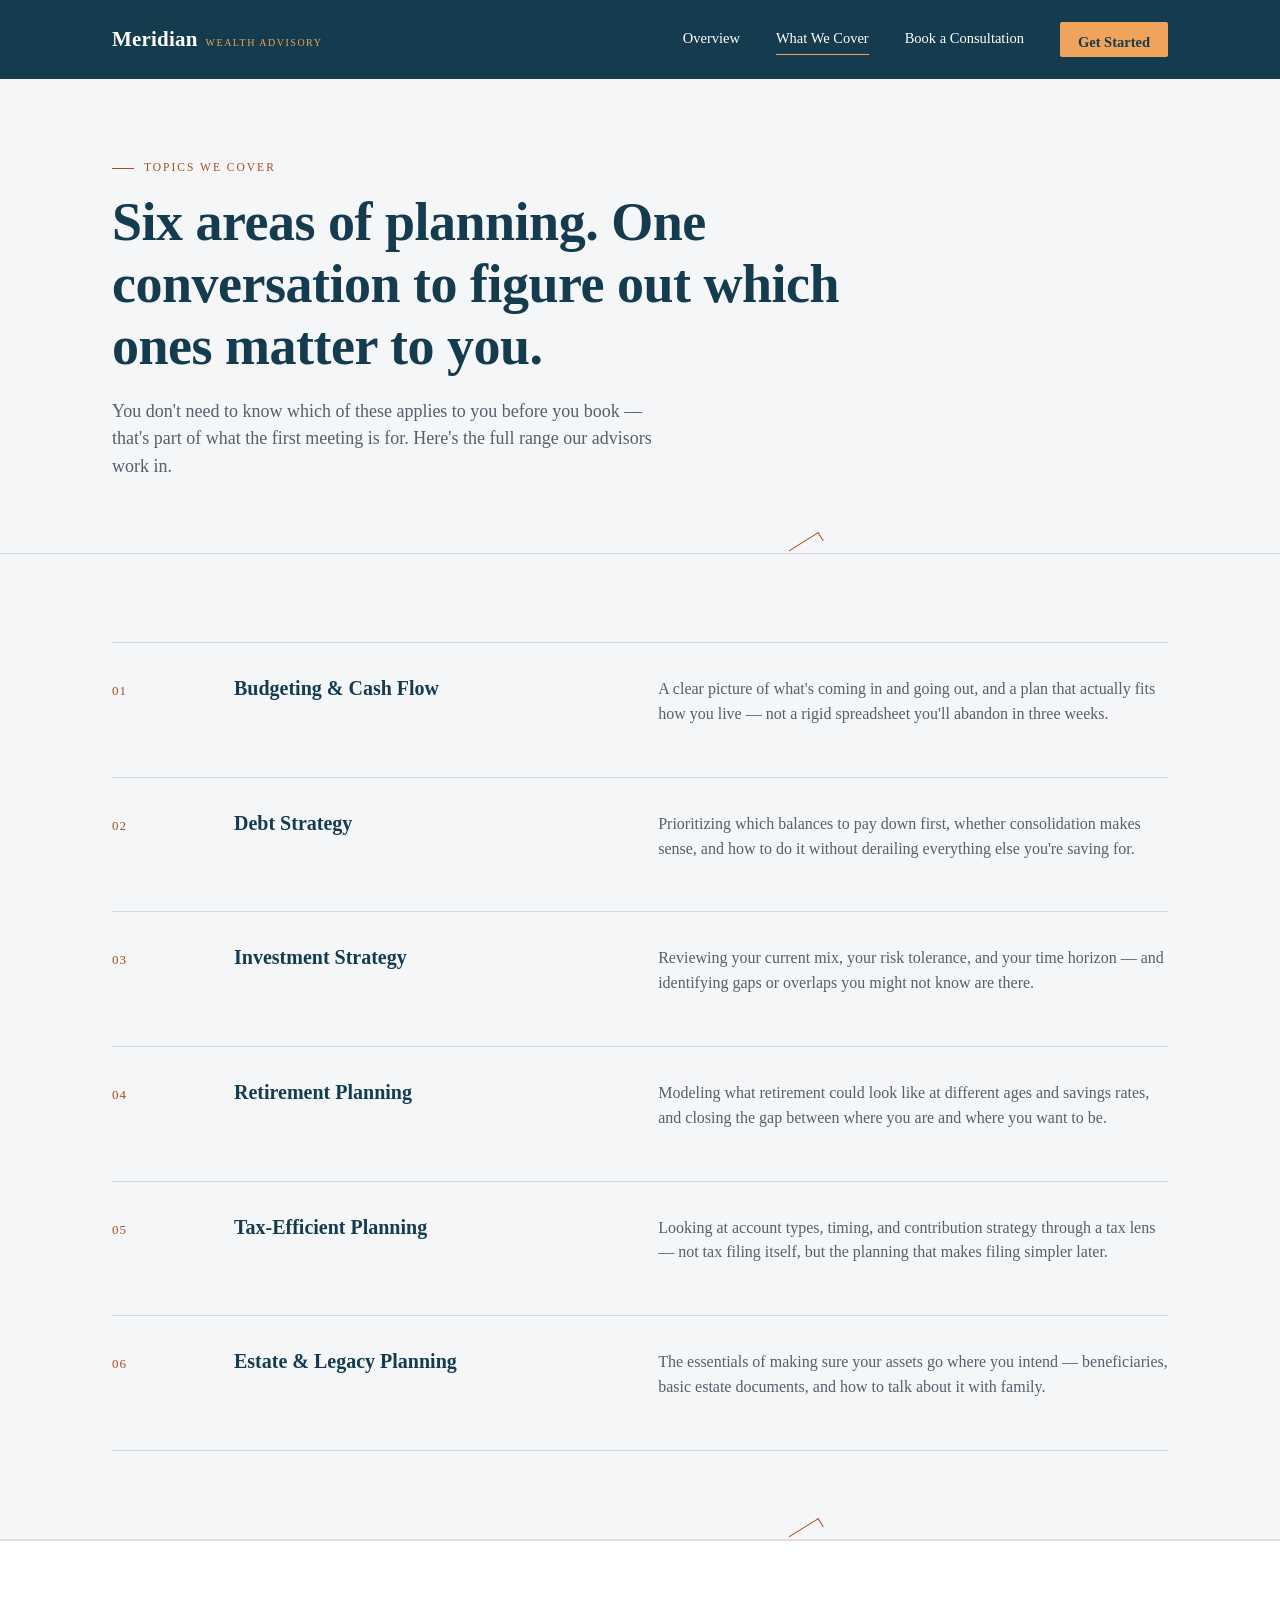
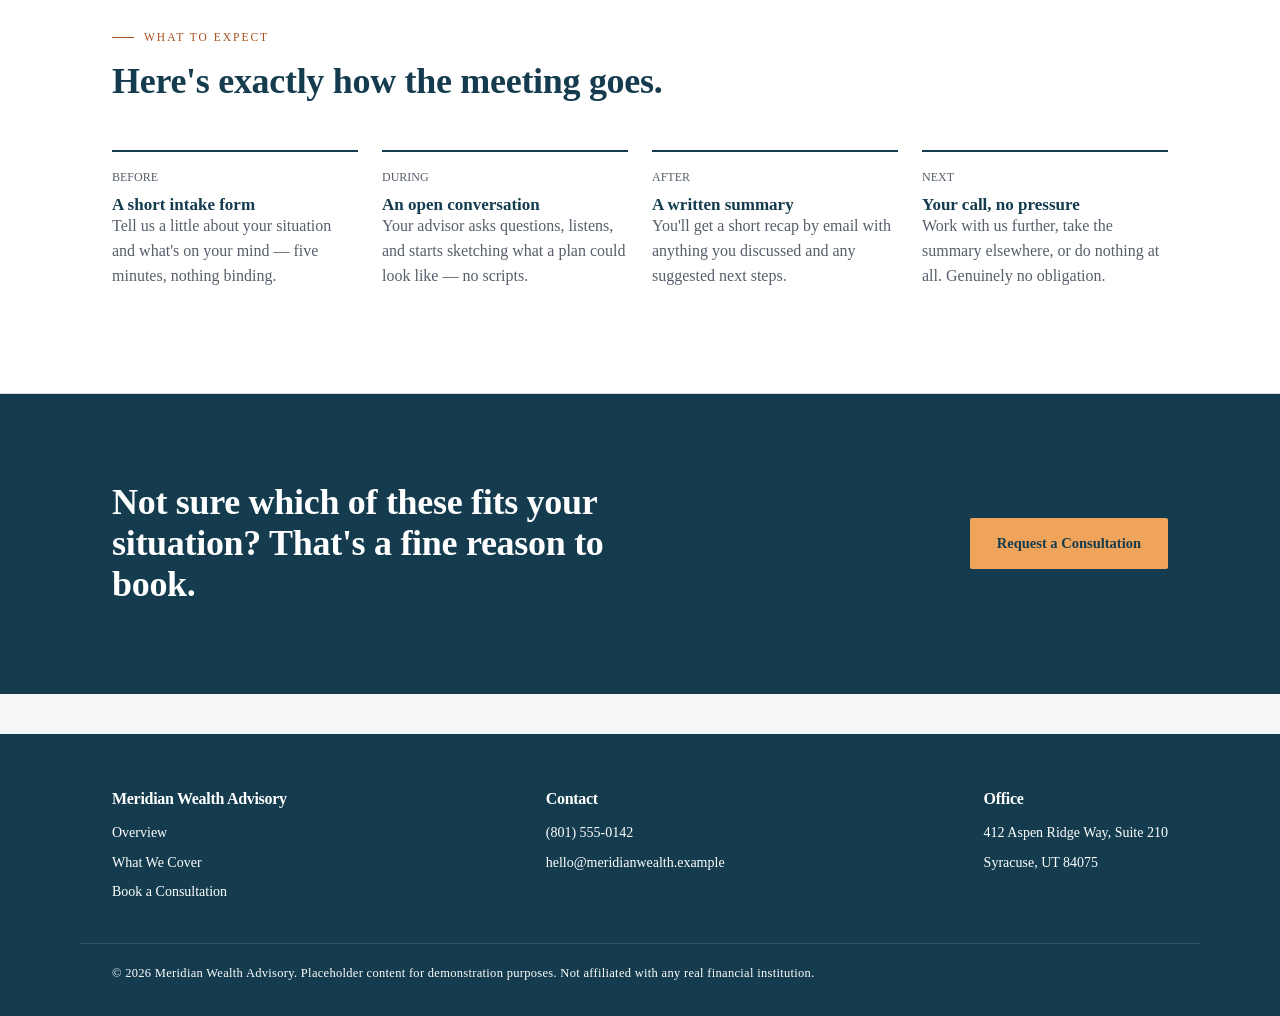
<file: final_project/services.html>
<!DOCTYPE html>
<html lang="en">

<head>
  <meta charset="UTF-8">
  <meta name="viewport" content="width=device-width, initial-scale=1.0">
  <title>What We Cover — Meridian Wealth Advisory</title>
  <meta name="description"
    content="See the six financial planning areas Meridian Wealth Advisory covers, from budgeting and debt to retirement and estate planning.">
  <meta name="author" content="Caleb J. Erickson">
  <link rel="icon" type="image/png" href="images/favicon.png">
  <meta property="og:title" content="What We Cover — Meridian Wealth Advisory">
  <meta property="og:description"
    content="From budgeting to estate planning, explore every topic your Meridian Wealth Advisory consultation can cover.">
  <meta property="og:image" content="https://redtoned.github.io/wdd231/final_project/images/favicon.svg">
  <meta property="og:url" content="https://redtoned.github.io/wdd231/final_project/services.html">
  <link rel="preconnect" href="https://fonts.googleapis.com">
  <link rel="preconnect" href="https://fonts.gstatic.com" crossorigin>
  <link
    href="https://fonts.googleapis.com/css2?family=Fraunces:wght@500;600;700&family=Inter:wght@400;500;600;700&family=IBM+Plex+Mono:wght@500&display=swap"
    rel="stylesheet">

  <link rel="stylesheet" href="styles/final.css">
  <link rel="stylesheet" href="styles/mobile.css">

  <script src="scripts/script.js" defer></script>
</head>

<body>

  <header class="site">
    <div class="nav-row">
      <a href="index.html" class="brand">Meridian <small>Wealth Advisory</small></a>
      <button class="nav-toggle" id="nav-toggle" aria-label="Toggle navigation menu" aria-expanded="false"
        aria-controls="primary-nav">
        <span></span>
        <span></span>
        <span></span>
      </button>
      <nav class="primary" id="primary-nav">
        <a href="index.html">Overview</a>
        <a href="services.html" class="active">What We Cover</a>
        <a href="contact.html">Book a Consultation</a>
        <a href="contact.html" class="nav-cta">Get Started</a>
      </nav>
    </div>
  </header>

  <main>

    <section class="page-intro">
      <div class="wrap">
        <p class="eyebrow">Topics We Cover</p>
        <h1 class="max-w-820">Six areas of planning. One conversation to figure out which ones matter to you.</h1>
        <p class="lede mt-20">
          You don't need to know which of these applies to you before you book —
          that's part of what the first meeting is for. Here's the full range our
          advisors work in.
        </p>
      </div>
    </section>

    <div class="ledger"></div>

    <section>
      <h2 class="sr-only">Financial Planning Topics</h2>
      <div class="wrap topic-list">

        <div class="topic-row">
          <div class="topic-num">01</div>
          <div>
            <h3>Budgeting &amp; Cash Flow</h3>
          </div>
          <div>
            <p>A clear picture of what's coming in and going out, and a plan that
              actually fits how you live — not a rigid spreadsheet you'll abandon in
              three weeks.</p>
          </div>
        </div>

        <div class="topic-row">
          <div class="topic-num">02</div>
          <div>
            <h3>Debt Strategy</h3>
          </div>
          <div>
            <p>Prioritizing which balances to pay down first, whether
              consolidation makes sense, and how to do it without derailing everything
              else you're saving for.</p>
          </div>
        </div>

        <div class="topic-row">
          <div class="topic-num">03</div>
          <div>
            <h3>Investment Strategy</h3>
          </div>
          <div>
            <p>Reviewing your current mix, your risk tolerance, and your time
              horizon — and identifying gaps or overlaps you might not know are
              there.</p>
          </div>
        </div>

        <div class="topic-row">
          <div class="topic-num">04</div>
          <div>
            <h3>Retirement Planning</h3>
          </div>
          <div>
            <p>Modeling what retirement could look like at different ages and
              savings rates, and closing the gap between where you are and where you
              want to be.</p>
          </div>
        </div>

        <div class="topic-row">
          <div class="topic-num">05</div>
          <div>
            <h3>Tax-Efficient Planning</h3>
          </div>
          <div>
            <p>Looking at account types, timing, and contribution strategy
              through a tax lens — not tax filing itself, but the planning that makes
              filing simpler later.</p>
          </div>
        </div>

        <div class="topic-row">
          <div class="topic-num">06</div>
          <div>
            <h3>Estate &amp; Legacy Planning</h3>
          </div>
          <div>
            <p>The essentials of making sure your assets go where you intend —
              beneficiaries, basic estate documents, and how to talk about it with
              family.</p>
          </div>
        </div>

      </div>
    </section>

    <div class="ledger gold"></div>

    <section class="raised-band">
      <div class="wrap">
        <div class="section-head">
          <p class="eyebrow">What To Expect</p>
          <h2>Here's exactly how the meeting goes.</h2>
        </div>

        <div class="expect-grid">
          <div class="expect-step">
            <p class="expect-label">BEFORE</p>
            <h3>A short intake form</h3>
            <p>Tell us a little about your situation and what's on your mind — five minutes, nothing binding.</p>
          </div>
          <div class="expect-step">
            <p class="expect-label">DURING</p>
            <h3>An open conversation</h3>
            <p>Your advisor asks questions, listens, and starts sketching what a plan could look like — no scripts.</p>
          </div>
          <div class="expect-step">
            <p class="expect-label">AFTER</p>
            <h3>A written summary</h3>
            <p>You'll get a short recap by email with anything you discussed and any suggested next steps.</p>
          </div>
          <div class="expect-step">
            <p class="expect-label">NEXT</p>
            <h3>Your call, no pressure</h3>
            <p>Work with us further, take the summary elsewhere, or do nothing at all. Genuinely no obligation.</p>
          </div>
        </div>
      </div>
    </section>

    <section class="cta-band">
      <div class="wrap cta-row">
        <div>
          <h2 class="cta-heading">Not sure which of these fits your situation? That's a fine reason to
            book.</h2>
        </div>
        <a href="contact.html" class="action-button action-button-gold">Request a Consultation</a>
      </div>
    </section>

  </main>

  <footer class="site">
    <div class="wrap">
      <div>
        <h2>Meridian Wealth Advisory</h2>
        <a href="index.html">Overview</a>
        <a href="services.html">What We Cover</a>
        <a href="contact.html">Book a Consultation</a>
      </div>
      <div>
        <h2>Contact</h2>
        <a href="tel:+18015550142">(801) 555-0142</a>
        <a href="mailto:hello@meridianwealth.example">hello@meridianwealth.example</a>
      </div>
      <div>
        <h2>Office</h2>
        <a href="#">412 Aspen Ridge Way, Suite 210</a>
        <a href="#">Syracuse, UT 84075</a>
      </div>
    </div>
    <div class="foot-bottom wrap">
      © 2026 Meridian Wealth Advisory. Placeholder content for demonstration purposes. Not affiliated with any real
      financial institution.
    </div>
  </footer>

</body>

</html>
</file>
<file: final project/styles/final.css>
:root {
  --navy-deep: #143C4E;
  --navy-mid: #1E6E8F;
  --paper: #F5F6F8;
  --paper-raised: #FFFFFF;
  --ink: #1E2328;
  --ink-soft: #565F6B;
  --line: #D8DCE2;
  --gold: #E0793A;
  --gold-soft: #F7DDC9;

  --font-display: "Fraunces", Georgia, serif;
  --font-body: "Inter", -apple-system, BlinkMacSystemFont, sans-serif;
  --font-mono: "IBM Plex Mono", ui-monospace, monospace;

  --max-w: 1120px;
  --radius: 2px;
}

* {
  box-sizing: border-box;
}

html {
  scroll-behavior: smooth;
}

body {
  margin: 0;
  font-family: var(--font-body);
  color: var(--ink);
  background: var(--paper);
  line-height: 1.55;
  -webkit-font-smoothing: antialiased;
}

img {
  max-width: 100%;
  display: block;
}

a {
  color: inherit;
}

.wrap {
  max-width: var(--max-w);
  margin: 0 auto;
  padding: 0 32px;
}

.ledger {
  position: relative;
  height: 1px;
  background: var(--line);
  width: 100%;
}

.ledger::after {
  content: "";
  position: absolute;
  top: -4px;
  left: 62%;
  width: 34px;
  height: 9px;
  border-top: 1px solid var(--gold);
  border-right: 1px solid var(--gold);
  transform: rotate(-32deg);
  transform-origin: bottom left;
}

.ledger.gold {
  background: var(--gold-soft);
}

/* ---------- Header / Nav ---------- */
header.site {
  background: var(--navy-deep);
  color: #fff;
}

.nav-row {
  display: flex;
  align-items: center;
  justify-content: space-between;
  padding: 22px 32px;
  max-width: var(--max-w);
  margin: 0 auto;
}

.brand {
  font-family: var(--font-display);
  font-size: 21px;
  font-weight: 600;
  letter-spacing: 0.2px;
  color: #fff;
  text-decoration: none;
  display: flex;
  align-items: baseline;
  gap: 8px;
}

.brand small {
  font-family: var(--font-mono);
  font-size: 10px;
  letter-spacing: 1.5px;
  color: var(--gold);
  text-transform: uppercase;
  font-weight: 500;
}

nav.primary {
  display: flex;
  gap: 36px;
  align-items: center;
}

nav.primary a {
  text-decoration: none;
  font-size: 14.5px;
  color: rgba(255, 255, 255, 0.75);
  position: relative;
  padding-bottom: 4px;
  transition: color .2s ease;
}

nav.primary a:hover {
  color: #fff;
}

nav.primary a.active {
  color: #fff;
}

nav.primary a.active::after {
  content: "";
  position: absolute;
  left: 0;
  right: 0;
  bottom: -2px;
  height: 1px;
  background: var(--gold);
}

.nav-cta {
  background: var(--gold);
  color: var(--navy-deep) !important;
  padding: 9px 18px;
  font-weight: 600;
  border-radius: var(--radius);
}

.nav-cta:hover {
  opacity: 0.92;
}

@media (max-width: 760px) {
  nav.primary {
    display: none;
  }
}

.eyebrow {
  font-family: var(--font-mono);
  font-size: 11.5px;
  letter-spacing: 2px;
  text-transform: uppercase;
  color: var(--gold);
  margin: 0 0 14px 0;
  display: flex;
  align-items: center;
  gap: 10px;
}

.eyebrow::before {
  content: "";
  width: 22px;
  height: 1px;
  background: var(--gold);
  display: inline-block;
}

h1,
h2,
h3 {
  font-family: var(--font-display);
  color: var(--navy-deep);
  margin: 0;
  font-weight: 600;
  line-height: 1.15;
}

h1 {
  font-size: clamp(34px, 4.4vw, 54px);
  letter-spacing: -0.5px;
}

h2 {
  font-size: clamp(26px, 3vw, 36px);
  letter-spacing: -0.3px;
}

h3 {
  font-size: 20px;
}

p {
  margin: 0 0 16px 0;
  color: var(--ink-soft);
}

.lede {
  font-size: 18px;
  color: var(--ink-soft);
  max-width: 62ch;
}

.btn {
  display: inline-flex;
  align-items: center;
  gap: 10px;
  padding: 13px 26px;
  font-family: var(--font-body);
  font-weight: 600;
  font-size: 14.5px;
  text-decoration: none;
  border-radius: var(--radius);
  border: 1px solid transparent;
  cursor: pointer;
  transition: all .18s ease;
}

.btn-primary {
  background: var(--navy-deep);
  color: #fff;
}

.btn-primary:hover {
  background: var(--navy-mid);
}

.btn-ghost {
  background: transparent;
  border-color: var(--navy-deep);
  color: var(--navy-deep);
}

.btn-ghost:hover {
  background: var(--navy-deep);
  color: #fff;
}

.btn-gold {
  background: var(--gold);
  color: var(--navy-deep);
}

.btn-gold:hover {
  opacity: .9;
}

section {
  padding: 88px 0;
}

section.tight {
  padding: 56px 0;
}

.section-head {
  max-width: 640px;
  margin-bottom: 48px;
}

.card {
  background: var(--paper-raised);
  border: 1px solid var(--line);
  padding: 32px;
  border-radius: var(--radius);
}

footer.site {
  background: var(--navy-deep);
  color: rgba(255, 255, 255, 0.65);
  padding: 56px 0 32px;
  margin-top: 40px;
}

footer.site .wrap {
  display: flex;
  justify-content: space-between;
  flex-wrap: wrap;
  gap: 32px;
}

footer.site h4 {
  color: #fff;
  font-family: var(--font-display);
  font-size: 16px;
  margin: 0 0 14px 0;
  font-weight: 600;
}

footer.site a {
  text-decoration: none;
  color: rgba(255, 255, 255, 0.65);
  display: block;
  font-size: 14px;
  margin-bottom: 8px;
}

footer.site a:hover {
  color: var(--gold);
}

.foot-bottom {
  max-width: var(--max-w);
  margin: 32px auto 0;
  padding: 20px 32px 0;
  border-top: 1px solid rgba(255, 255, 255, 0.12);
  font-size: 12.5px;
  font-family: var(--font-mono);
  letter-spacing: 0.3px;
  color: rgba(255, 255, 255, 0.45);
}

a:focus-visible,
button:focus-visible,
input:focus-visible,
textarea:focus-visible,
select:focus-visible {
  outline: 2px solid var(--gold);
  outline-offset: 2px;
}

@media (prefers-reduced-motion: reduce) {
  * {
    animation: none !important;
    transition: none !important;
  }

  html {
    scroll-behavior: auto;
  }
}
</file>
<file: final_project/styles/final.css>
:root {
  --navy-deep: #143C4E;
  --navy-mid: #1E6E8F;
  --paper: #F5F6F8;
  --paper-raised: #FFFFFF;
  --ink: #1E2328;
  --ink-soft: #565F6B;
  --line: #D8DCE2;
  --gold: #A84E1A;
  --gold-on-dark: #F0A35A;
  --gold-soft: #F7DDC9;

  --max-w: 1120px;
  --radius: 2px;
}

* {
  box-sizing: border-box;
}

html {
  scroll-behavior: smooth;
}

body {
  margin: 0;
  font-family: var(--font-body);
  color: var(--ink);
  background: var(--paper);
  line-height: 1.55;
  -webkit-font-smoothing: antialiased;
}

img {
  max-width: 100%;
  display: block;
}

a {
  color: inherit;
}

.wrap {
  max-width: var(--max-w);
  margin: 0 auto;
  padding: 0 32px;
}

.ledger {
  position: relative;
  height: 1px;
  background: var(--line);
  width: 100%;
}

.ledger::after {
  content: "";
  position: absolute;
  top: -4px;
  left: 62%;
  width: 34px;
  height: 9px;
  border-top: 1px solid var(--gold);
  border-right: 1px solid var(--gold);
  transform: rotate(-32deg);
  transform-origin: bottom left;
}

.ledger.gold {
  background: var(--gold-soft);
}

/* ---------- Header / Nav ---------- */
header.site {
  background: var(--navy-deep);
  color: #fff;
}

.nav-row {
  display: flex;
  align-items: center;
  justify-content: space-between;
  padding: 22px 32px;
  max-width: var(--max-w);
  margin: 0 auto;
}

.brand {
  font-family: var(--font-display);
  font-size: 21px;
  font-weight: 600;
  letter-spacing: 0.2px;
  color: #fff;
  text-decoration: none;
  display: flex;
  align-items: baseline;
  gap: 8px;
}

.brand small {
  font-family: var(--font-mono);
  font-size: 10px;
  letter-spacing: 1.5px;
  color: var(--gold-on-dark);
  text-transform: uppercase;
  font-weight: 500;
}

nav.primary {
  display: flex;
  gap: 36px;
  align-items: center;
}

nav.primary a {
  text-decoration: none;
  font-size: 14.5px;
  color: #FFFFFF;
  position: relative;
  padding-bottom: 4px;
  transition: color .2s ease;
}

nav.primary a:hover {
  color: #fff;
}

nav.primary a.active {
  color: #fff;
}

nav.primary a.active::after {
  content: "";
  position: absolute;
  left: 0;
  right: 0;
  bottom: -2px;
  height: 1px;
  background: var(--gold-on-dark);
}

.nav-cta {
  background: var(--gold-on-dark);
  color: var(--navy-deep) !important;
  padding: 9px 18px;
  font-weight: 600;
  border-radius: var(--radius);
}

.nav-cta:hover {
  opacity: 0.92;
}

.nav-toggle {
  display: none;
  background: none;
  border: none;
  padding: 6px;
  cursor: pointer;
  flex-direction: column;
  justify-content: center;
  gap: 5px;
}

.nav-toggle span {
  width: 24px;
  height: 2px;
  background: #fff;
  display: block;
  transition: transform .2s ease, opacity .2s ease;
}

.nav-toggle[aria-expanded="true"] span:nth-child(1) {
  transform: translateY(7px) rotate(45deg);
}

.nav-toggle[aria-expanded="true"] span:nth-child(2) {
  opacity: 0;
}

.nav-toggle[aria-expanded="true"] span:nth-child(3) {
  transform: translateY(-7px) rotate(-45deg);
}



.eyebrow {
  font-family: var(--font-mono);
  font-size: 11.5px;
  letter-spacing: 2px;
  text-transform: uppercase;
  color: var(--gold);
  margin: 0 0 14px 0;
  display: flex;
  align-items: center;
  gap: 10px;
}

.eyebrow::before {
  content: "";
  width: 22px;
  height: 1px;
  background: var(--gold);
  display: inline-block;
}

h1,
h2,
h3 {
  font-family: var(--font-display);
  color: var(--navy-deep);
  margin: 0;
  font-weight: 600;
  line-height: 1.15;
}

h1 {
  font-size: clamp(34px, 4.4vw, 54px);
  letter-spacing: -0.5px;
}

h2 {
  font-size: clamp(26px, 3vw, 36px);
  letter-spacing: -0.3px;
}

h3 {
  font-size: 20px;
}

p {
  margin: 0 0 16px 0;
  color: var(--ink-soft);
}

.lede {
  font-size: 18px;
  color: var(--ink-soft);
  max-width: 62ch;
}

.action-button {
  display: inline-flex;
  align-items: center;
  gap: 10px;
  padding: 13px 26px;
  font-family: var(--font-body);
  font-weight: 600;
  font-size: 14.5px;
  text-decoration: none;
  border-radius: var(--radius);
  border: 1px solid transparent;
  cursor: pointer;
  transition: all .18s ease;
}

.action-button-primary {
  background: var(--navy-deep);
  color: #fff;
}

.action-button-primary:hover {
  background: var(--navy-mid);
}

.action-button-ghost {
  background: transparent;
  border-color: var(--navy-deep);
  color: var(--navy-deep);
}

.action-button-ghost:hover {
  background: var(--navy-deep);
  color: #fff;
}

.action-button-gold {
  background: var(--gold-on-dark);
  color: var(--navy-deep);
}

.action-button-gold:hover {
  opacity: .9;
}

section {
  padding: 88px 0;
}

section.tight {
  padding: 56px 0;
}

.section-head {
  max-width: 640px;
  margin-bottom: 48px;
}

.card {
  background: var(--paper-raised);
  border: 1px solid var(--line);
  padding: 32px;
  border-radius: var(--radius);
}

footer.site {
  background: var(--navy-deep);
  color: #ffffff;
  padding: 56px 0 32px;
  margin-top: 40px;
}

footer.site .wrap {
  display: flex;
  justify-content: space-between;
  flex-wrap: wrap;
  gap: 32px;
}

footer.site h2 {
  color: #fff;
  font-family: var(--font-display);
  font-size: 16px;
  margin: 0 0 14px 0;
  font-weight: 600;
}

footer.site a {
  text-decoration: none;
  color: #FFFFFF;
  display: block;
  font-size: 14px;
  margin-bottom: 8px;
}

footer.site a:hover {
  color: var(--gold-on-dark);
}

.foot-bottom {
  max-width: var(--max-w);
  margin: 32px auto 0;
  padding: 20px 32px 0;
  border-top: 1px solid rgba(255, 255, 255, 0.12);
  font-size: 12.5px;
  font-family: var(--font-mono);
  letter-spacing: 0.3px;
  color: #FFFFFF;
}

a:focus-visible,
button:focus-visible,
input:focus-visible,
textarea:focus-visible,
select:focus-visible {
  outline: 2px solid var(--gold);
  outline-offset: 2px;
}



.mt-14 {
  margin-top: 14px;
}

.mt-20 {
  margin-top: 20px;
}

.mt-22 {
  margin-top: 22px;
}

.mb-0 {
  margin-bottom: 0;
}

.text-center {
  text-align: center;
}

.max-w-520 {
  max-width: 520px;
}

.max-w-760 {
  max-width: 760px;
}

.max-w-820 {
  max-width: 820px;
}

.hero-section {
  padding-top: 96px;
  padding-bottom: 80px;
}

.hero-actions {
  display: flex;
  gap: 16px;
  margin-top: 32px;
  flex-wrap: wrap;
}

.page-intro {
  padding-top: 80px;
  padding-bottom: 56px;
}

.mission-grid {
  display: grid;
  grid-template-columns: 1fr 1fr;
  gap: 64px;
  align-items: start;
}

.raised-band {
  background: var(--paper-raised);
  border-top: 1px solid var(--line);
  border-bottom: 1px solid var(--line);
}

.stats-grid {
  display: grid;
  grid-template-columns: repeat(3, 1fr);
  gap: 40px;
}

.stat-value {
  font-family: var(--font-display);
  font-size: 36px;
  color: var(--navy-deep);
  font-weight: 600;
}

.stat-caption {
  margin: 6px 0 0;
}

.advisors-grid {
  display: grid;
  grid-template-columns: repeat(3, 1fr);
  gap: 28px;
}

.advisor-avatar {
  width: 56px;
  height: 56px;
  border-radius: 50%;
  background: var(--navy-deep);
  color: #fff;
  display: flex;
  align-items: center;
  justify-content: center;
  font-family: var(--font-display);
  font-size: 18px;
  margin-bottom: 18px;
}

.advisor-role {
  font-family: var(--font-mono);
  font-size: 11.5px;
  letter-spacing: 1px;
  text-transform: uppercase;
  color: var(--gold);
  margin-bottom: 10px;
}

.cta-band {
  background: var(--navy-deep);
  color: #fff;
}

.cta-row {
  display: flex;
  justify-content: space-between;
  align-items: center;
  flex-wrap: wrap;
  gap: 24px;
}

.cta-heading {
  color: #fff;
  max-width: 520px;
}

.topic-list {
  display: flex;
  flex-direction: column;
}

.topic-row {
  display: grid;
  grid-template-columns: 90px 1fr 1.3fr;
  gap: 32px;
  padding: 34px 0;
  border-top: 1px solid var(--line);
  align-items: start;
}

.topic-row:last-child {
  border-bottom: 1px solid var(--line);
}

.topic-num {
  font-family: var(--font-mono);
  font-size: 13px;
  color: var(--gold);
  letter-spacing: 1px;
  padding-top: 4px;
}

.expect-grid {
  display: grid;
  grid-template-columns: repeat(4, 1fr);
  gap: 24px;
}

.expect-step {
  border-top: 2px solid var(--navy-deep);
  padding-top: 16px;
}

.expect-label {
  font-family: var(--font-mono);
  font-size: 12px;
  color: var(--ink-soft);
  margin-bottom: 8px;
}

.expect-step h3 {
  font-size: 17px;
}



.contact-grid {
  display: grid;
  grid-template-columns: 1fr 1.4fr;
  gap: 64px;
  align-items: start;
}

.info-item {
  padding: 20px 0;
  border-top: 1px solid var(--line);
}

.info-item:last-child {
  border-bottom: 1px solid var(--line);
}

.info-item p {
  margin: 4px 0 0;
}

.info-label {
  font-family: var(--font-mono);
  font-size: 11.5px;
  letter-spacing: 1.5px;
  text-transform: uppercase;
  color: var(--gold);
}

#consult-form {
  background: var(--paper-raised);
  border: 1px solid var(--line);
  padding: 40px;
  border-radius: var(--radius);
}

.field {
  margin-bottom: 22px;
}

.field label {
  display: block;
  font-size: 13.5px;
  font-weight: 600;
  color: var(--navy-deep);
  margin-bottom: 7px;
}

.field .hint {
  font-size: 12.5px;
  color: var(--ink-soft);
  font-weight: 400;
  margin-left: 6px;
}

.field input,
.field select,
.field textarea {
  width: 100%;
  padding: 12px 14px;
  font-family: var(--font-body);
  font-size: 14.5px;
  color: var(--ink);
  background: var(--paper);
  border: 1px solid var(--line);
  border-radius: var(--radius);
  transition: border-color .15s ease;
}

.field input:focus,
.field select:focus,
.field textarea:focus {
  border-color: var(--navy-mid);
  outline: none;
}

.field textarea {
  resize: vertical;
  min-height: 100px;
}

.field-row {
  display: grid;
  grid-template-columns: 1fr 1fr;
  gap: 18px;
}

.error-msg {
  font-size: 12.5px;
  color: #B3413B;
  margin-top: 6px;
  display: none;
}

.field.invalid input,
.field.invalid select {
  border-color: #B3413B;
}

.field.invalid .error-msg {
  display: block;
}

.radio-group {
  display: flex;
  gap: 20px;
  flex-wrap: wrap;
}

.radio-option {
  display: flex;
  align-items: center;
  gap: 8px;
  font-size: 14px;
  color: var(--ink);
}

.radio-option input {
  width: auto;
  accent-color: var(--navy-deep);
}

.action-button-block {
  width: 100%;
  justify-content: center;
  padding: 14px;
}

.form-disclaimer {
  font-size: 12px;
  color: var(--ink-soft);
  margin-top: 14px;
  margin-bottom: 0;
  text-align: center;
}

#success-panel {
  display: none;
  text-align: center;
  padding: 60px 40px;
  background: var(--paper-raised);
  border: 1px solid var(--line);
  border-radius: var(--radius);
}

#success-panel h2 {
  margin-bottom: 14px;
}

#success-panel p {
  max-width: 44ch;
  margin: 0 auto;
}

/* Accessible headings that remain available to screen readers without changing the visual layout. */
.sr-only {
  position: absolute;
  width: 1px;
  height: 1px;
  padding: 0;
  margin: -1px;
  overflow: hidden;
  clip: rect(0, 0, 0, 0);
  white-space: nowrap;
  border: 0;
}
</file>
<file: final_project/styles/mobile.css>
@media (max-width: 760px) {
  .nav-row {
    position: relative;
  }

  .nav-toggle {
    display: flex;
  }

  nav.primary {
    display: none;
    position: absolute;
    top: 100%;
    left: 0;
    right: 0;
    flex-direction: column;
    align-items: flex-start;
    gap: 0;
    background: var(--navy-deep);
    border-top: 1px solid rgba(255, 255, 255, 0.12);
    padding: 8px 32px 20px;
    z-index: 20;
  }

  nav.primary.open {
    display: flex;
  }

  nav.primary a {
    width: 100%;
    padding: 12px 0;
  }

  .nav-cta {
    display: inline-flex;
    margin-top: 8px;
  }
}

@media (prefers-reduced-motion: reduce) {
  * {
    animation: none !important;
    transition: none !important;
  }

  html {
    scroll-behavior: auto;
  }
}

@media (max-width: 860px) {
  .topic-row {
    grid-template-columns: 50px 1fr;
  }

  .topic-row>div:nth-child(3) {
    grid-column: 1 / -1;
  }

  .expect-grid {
    grid-template-columns: 1fr 1fr;
  }
}

@media (max-width: 860px) {
  .contact-grid {
    grid-template-columns: 1fr;
  }

  .field-row {
    grid-template-columns: 1fr;
  }
}
</file>
